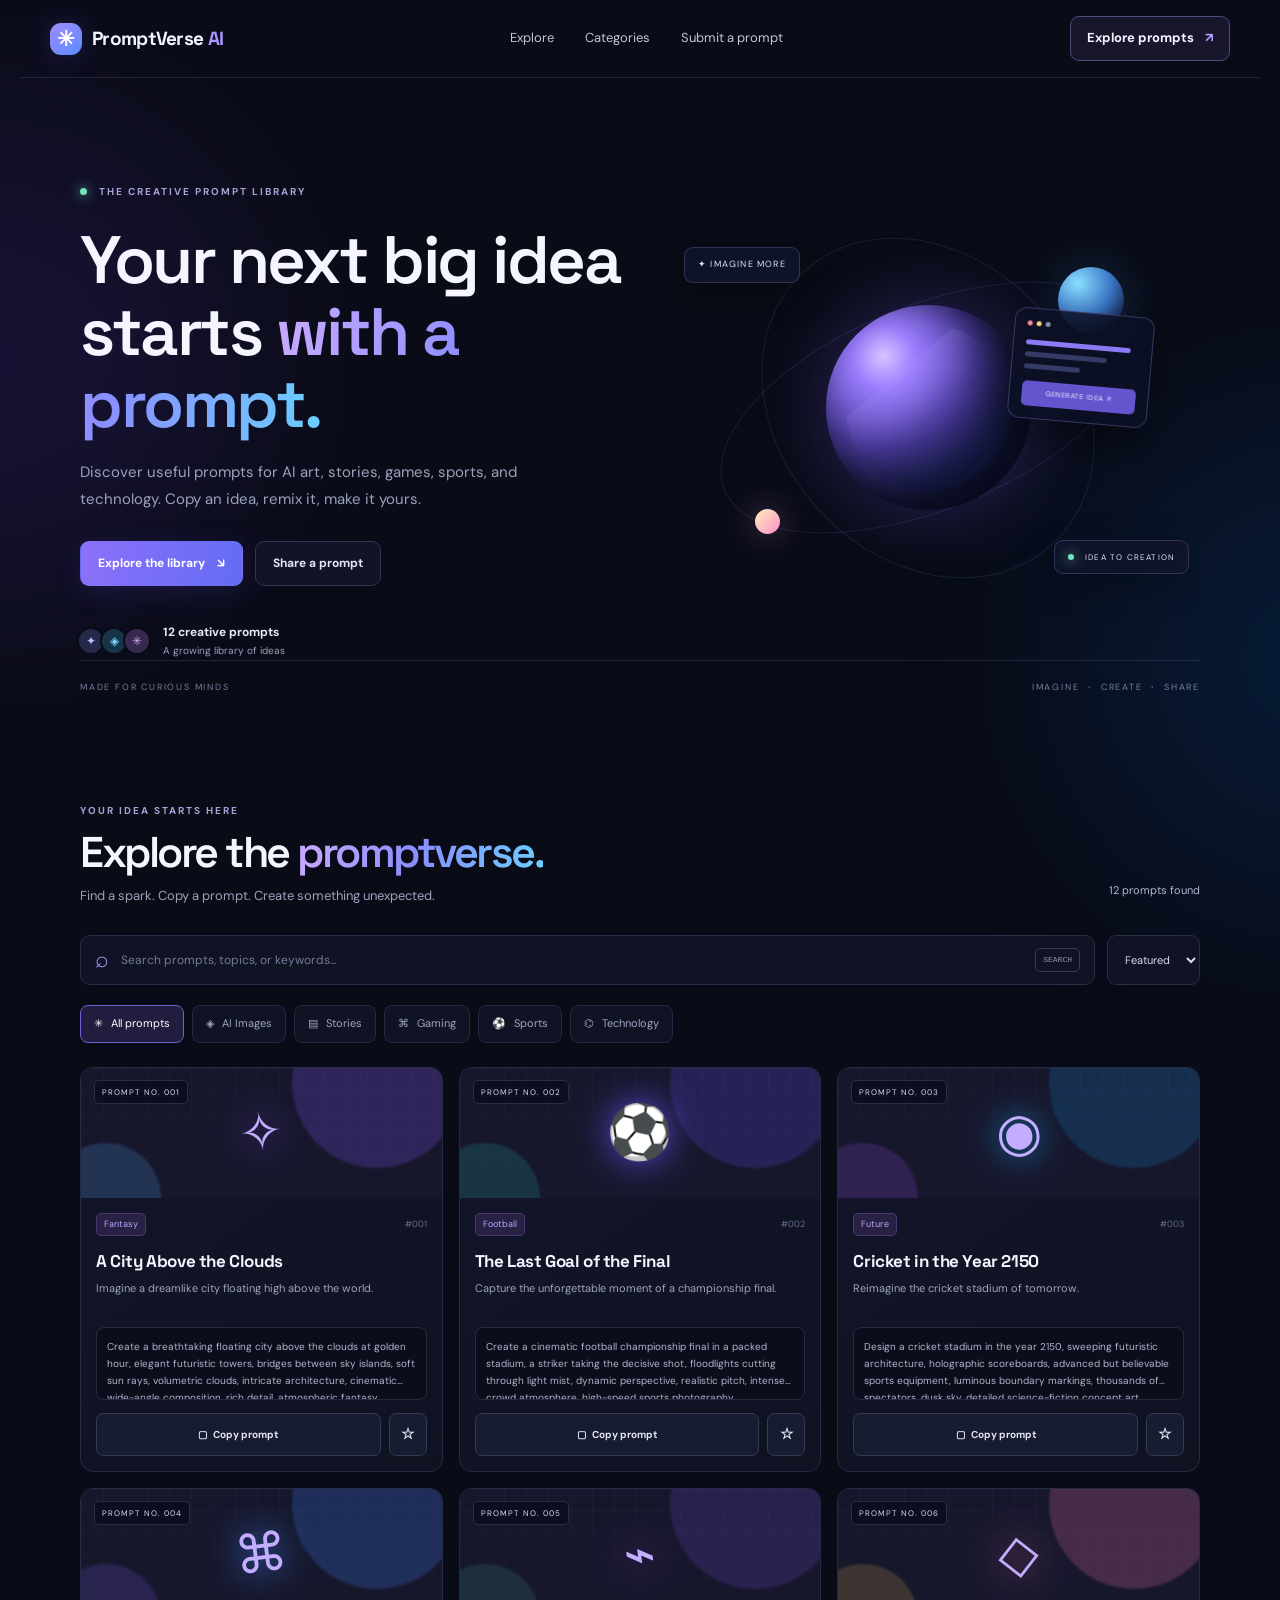
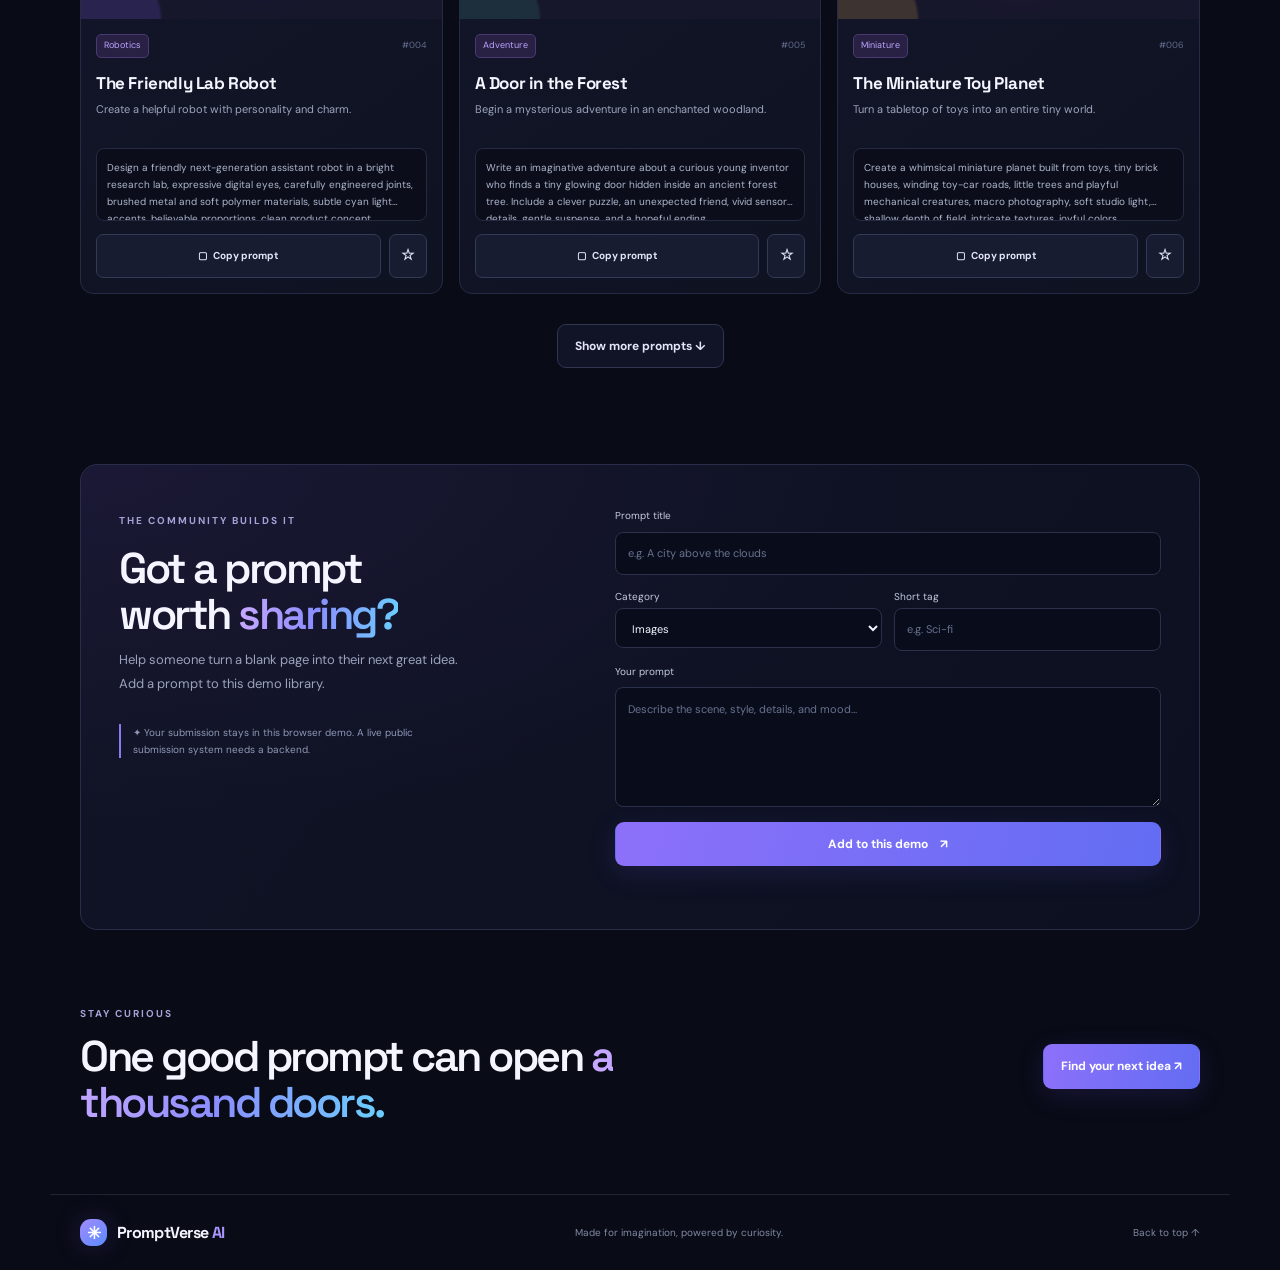
<file: index.html>
<!doctype html>
<html lang="en">
<head>
  <meta charset="utf-8">
  <meta name="viewport" content="width=device-width, initial-scale=1">
  <meta name="theme-color" content="#090b16">
  <meta name="description" content="Discover, search, and copy creative AI prompts for images, stories, gaming, sports, and technology.">
  <title>PromptVerse AI — Find your next idea</title>
  <link rel="preconnect" href="https://fonts.googleapis.com">
  <link rel="preconnect" href="https://fonts.gstatic.com" crossorigin>
  <link href="https://fonts.googleapis.com/css2?family=DM+Sans:wght@400;500;600;700&family=Space+Grotesk:wght@400;500;600;700&display=swap" rel="stylesheet">
  <link rel="stylesheet" href="style.css">
</head>
<body>
  <div class="ambient ambient-one"></div><div class="ambient ambient-two"></div>
  <header class="topbar">
    <a class="brand" href="#" aria-label="PromptVerse AI home"><span class="brand-mark">✳</span><span>PromptVerse<span class="brand-ai"> AI</span></span></a>
    <nav class="nav-links" aria-label="Main navigation">
      <a href="#explore">Explore</a><a href="#categories">Categories</a><a href="#submit">Submit a prompt</a>
    </nav>
    <a class="top-cta" href="#explore">Explore prompts <span>↗</span></a>
    <button class="menu-toggle" id="menuToggle" aria-label="Toggle navigation" aria-expanded="false">☰</button>
  </header>
  <main>
    <section class="hero">
      <div class="hero-copy">
        <div class="eyebrow"><span class="live-dot"></span> THE CREATIVE PROMPT LIBRARY</div>
        <h1>Your next big idea<br>starts <span class="gradient-text">with a prompt.</span></h1>
        <p class="hero-subtitle">Discover useful prompts for AI art, stories, games, sports, and technology. Copy an idea, remix it, make it yours.</p>
        <div class="hero-actions"><a class="button primary" href="#explore">Explore the library <span>↘</span></a><a class="button secondary" href="#submit">Share a prompt</a></div>
        <div class="hero-proof"><div class="avatar-stack"><span>✦</span><span>◈</span><span>✳</span></div><span><strong id="promptCount">12 creative prompts</strong><br><small>A growing library of ideas</small></span></div>
      </div>
      <div class="hero-art" aria-label="Decorative futuristic prompt card illustration">
        <div class="orbit orbit-one"></div><div class="orbit orbit-two"></div>
        <div class="planet planet-back"></div><div class="planet planet-main"></div><div class="planet planet-small"></div>
        <div class="floating-chip chip-top">✦ IMAGINE MORE</div>
        <div class="floating-chip chip-bottom"><span class="chip-dot"></span> IDEA TO CREATION</div>
        <div class="mini-window"><div class="window-dots"><i></i><i></i><i></i></div><div class="window-line long"></div><div class="window-line"></div><div class="window-line short"></div><div class="window-button">GENERATE IDEA ↗</div></div>
      </div>
      <div class="hero-bottom"><span>MADE FOR CURIOUS MINDS</span><span>IMAGINE <b>·</b> CREATE <b>·</b> SHARE</span></div>
    </section>
    <section class="explore section-wrap" id="explore">
      <div class="section-heading"><div><div class="eyebrow">YOUR IDEA STARTS HERE</div><h2>Explore the <span class="gradient-text">promptverse.</span></h2><p>Find a spark. Copy a prompt. Create something unexpected.</p></div><div class="result-count" id="resultCount">12 prompts found</div></div>
      <div class="search-row">
        <label class="search-box"><span aria-hidden="true">⌕</span><input id="searchInput" type="search" placeholder="Search prompts, topics, or keywords..." autocomplete="off"><kbd>SEARCH</kbd></label>
        <select id="sortSelect" aria-label="Sort prompts"><option value="featured">Featured</option><option value="az">Title A–Z</option></select>
      </div>
      <div class="category-row" id="categories" aria-label="Filter by category">
        <button class="category active" data-category="All">✳ <span>All prompts</span></button>
        <button class="category" data-category="Images">◈ <span>AI Images</span></button>
        <button class="category" data-category="Stories">▤ <span>Stories</span></button>
        <button class="category" data-category="Gaming">⌘ <span>Gaming</span></button>
        <button class="category" data-category="Sports">⚽ <span>Sports</span></button>
        <button class="category" data-category="Technology">⌬ <span>Technology</span></button>
      </div>
      <div class="prompt-grid" id="promptGrid" aria-live="polite"></div>
      <div class="empty-state hidden" id="emptyState"><div>⌕</div><h3>No prompts found</h3><p>Try another search or choose a different category.</p><button class="button secondary" id="resetFilters">Reset filters</button></div>
      <div class="load-more-wrap"><button class="button secondary" id="showMore">Show more prompts <span>↓</span></button></div>
    </section>
    <section class="submit-section section-wrap" id="submit">
      <div class="submit-panel">
        <div class="submit-copy"><div class="eyebrow">THE COMMUNITY BUILDS IT</div><h2>Got a prompt<br>worth <span class="gradient-text">sharing?</span></h2><p>Help someone turn a blank page into their next great idea. Add a prompt to this demo library.</p><div class="submit-note">✦ Your submission stays in this browser demo. A live public submission system needs a backend.</div></div>
        <form id="promptForm" class="submit-form">
          <label for="promptTitle">Prompt title</label><input id="promptTitle" name="title" maxlength="70" placeholder="e.g. A city above the clouds" required>
          <div class="form-row"><div><label for="promptCategory">Category</label><select id="promptCategory" name="category"><option>Images</option><option>Stories</option><option>Gaming</option><option>Sports</option><option>Technology</option></select></div><div><label for="promptTag">Short tag</label><input id="promptTag" name="tag" maxlength="24" placeholder="e.g. Sci-fi"></div></div>
          <label for="promptText">Your prompt</label><textarea id="promptText" name="prompt" rows="5" maxlength="1200" placeholder="Describe the scene, style, details, and mood..." required></textarea>
          <button class="button primary submit-button" type="submit">Add to this demo <span>↗</span></button><p class="form-feedback" id="formFeedback" role="status"></p>
        </form>
      </div>
    </section>
    <section class="bottom-cta section-wrap"><div><div class="eyebrow">STAY CURIOUS</div><h2>One good prompt can open <span class="gradient-text">a thousand doors.</span></h2></div><a class="button primary" href="#explore">Find your next idea ↗</a></section>
  </main>
  <footer class="footer"><a class="brand" href="#"><span class="brand-mark">✳</span><span>PromptVerse<span class="brand-ai"> AI</span></span></a><span>Made for imagination, powered by curiosity.</span><a href="#explore">Back to top ↑</a></footer>
  <div class="toast" id="toast" role="status" aria-live="polite">Prompt copied!</div>
  <script src="script.js"></script>
</body>
</html>
</file>
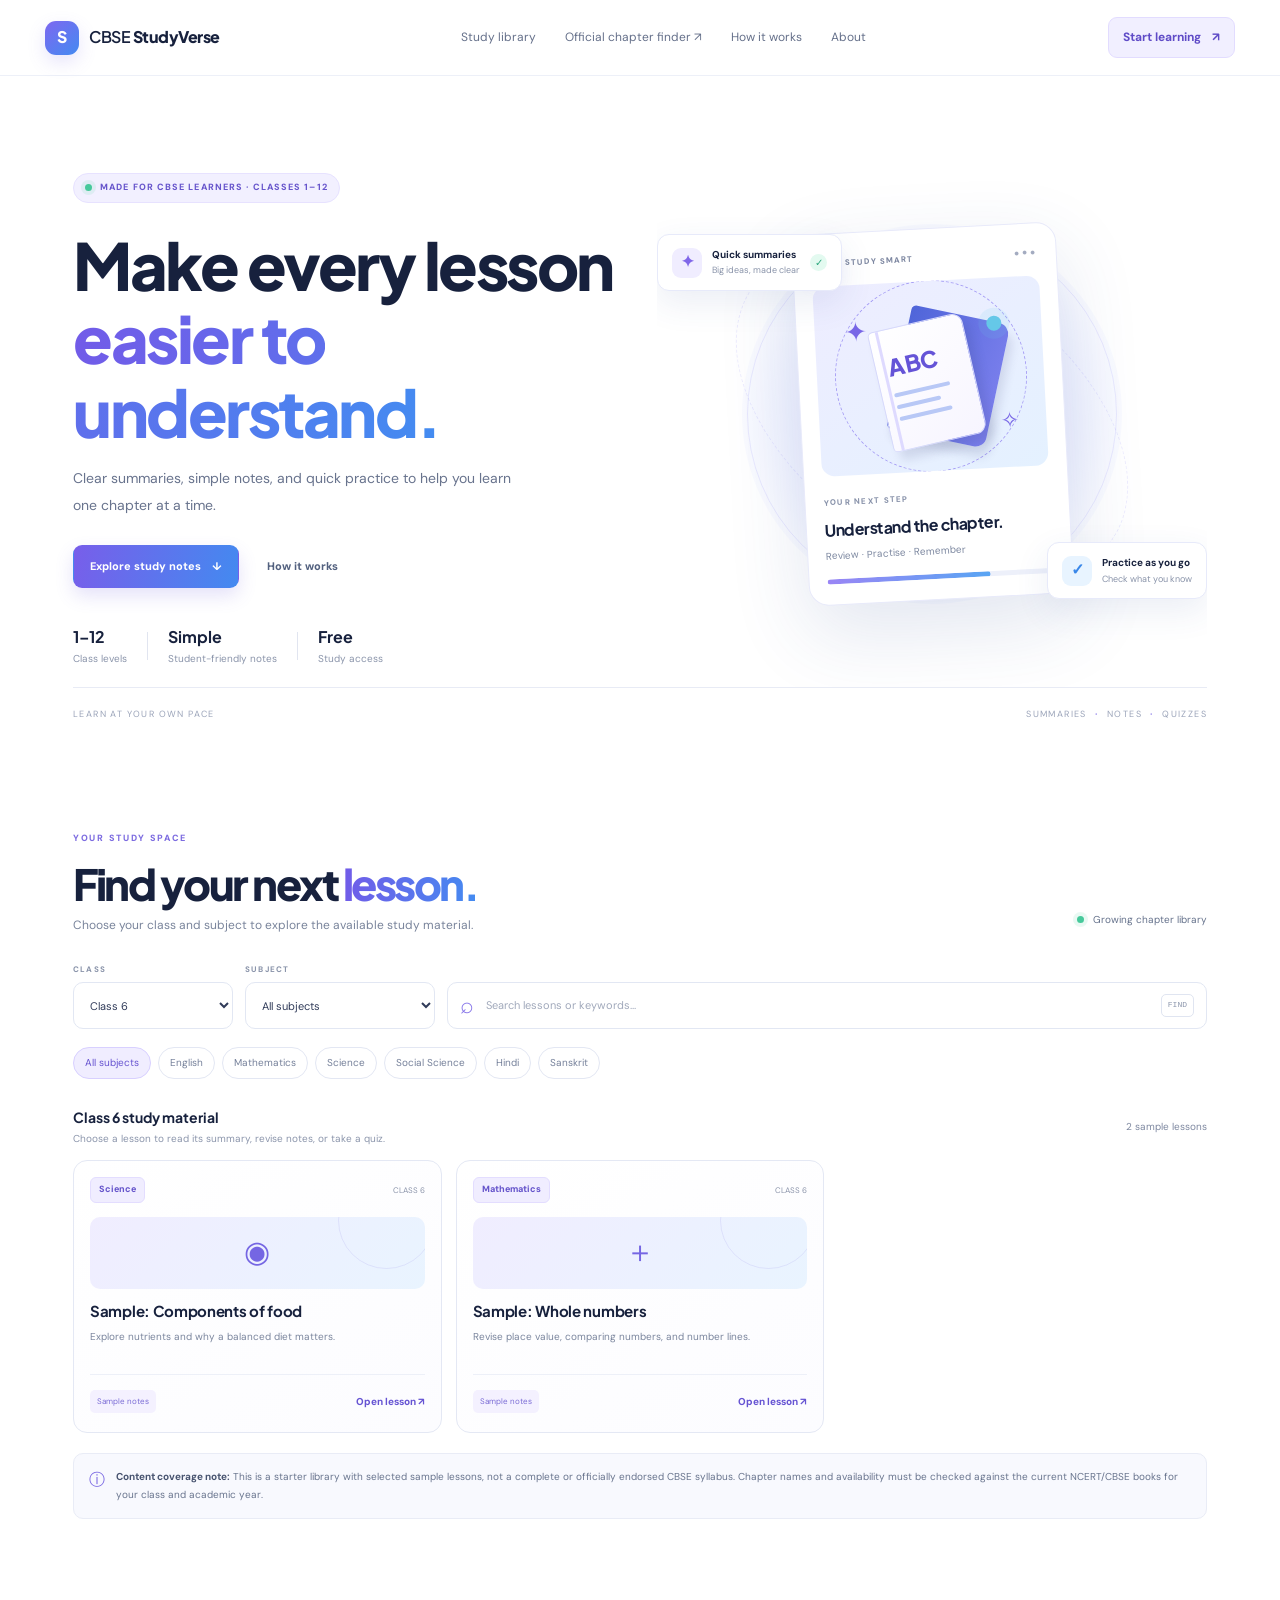
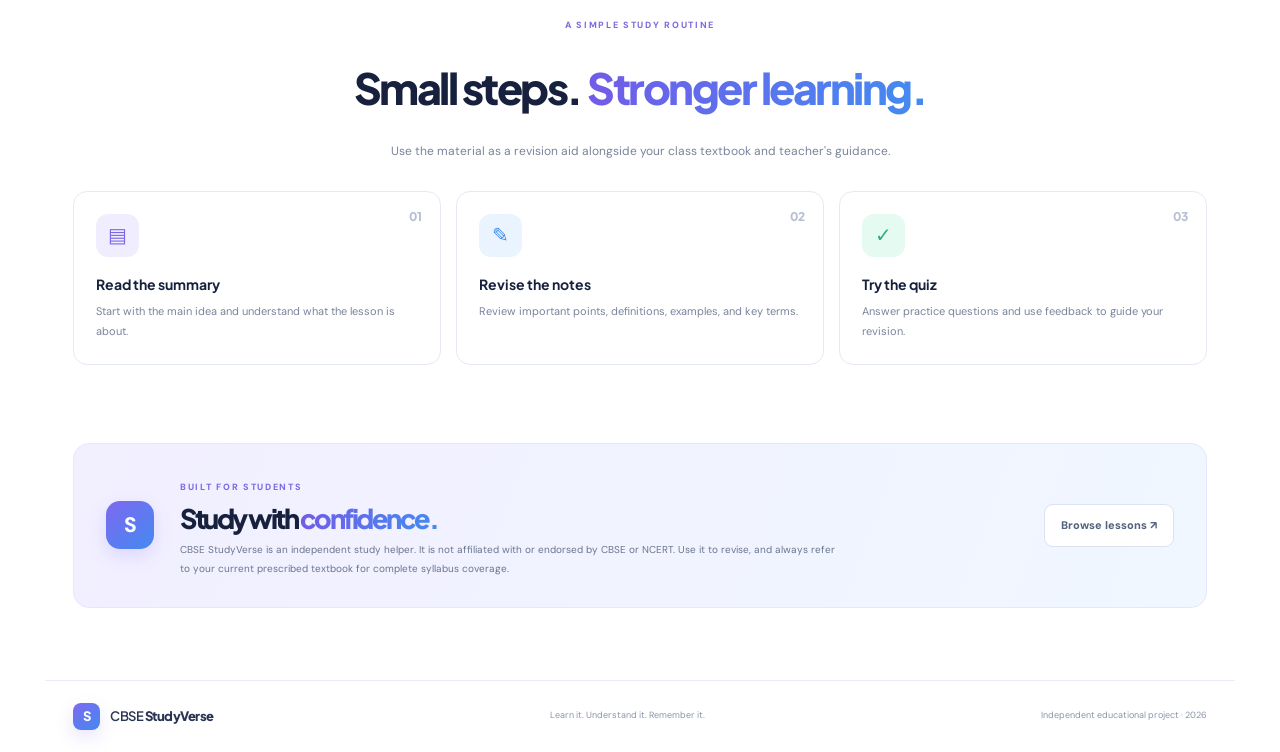
<file: cbse-studyverse/index.html>
<!doctype html>
<html lang="en">
<head>
<meta charset="utf-8"><meta name="viewport" content="width=device-width,initial-scale=1">
<meta name="theme-color" content="#f4f6ff"><meta name="description" content="CBSE StudyVerse: student-friendly study summaries, notes and practice quizzes for Classes 1–12.">
<title>CBSE StudyVerse — Learn it. Understand it. Remember it.</title>
<link rel="preconnect" href="https://fonts.googleapis.com"><link rel="preconnect" href="https://fonts.gstatic.com" crossorigin>
<link href="https://fonts.googleapis.com/css2?family=DM+Sans:wght@400;500;600;700&family=Plus+Jakarta+Sans:wght@500;600;700;800&display=swap" rel="stylesheet">
<link rel="stylesheet" href="style.css">
</head>
<body>
<header class="topbar"><a class="brand" href="#" aria-label="CBSE StudyVerse home"><span class="brand-icon">S</span><span>CBSE <b>StudyVerse</b></span></a><nav id="navLinks"><a href="#library">Study library</a><a href="textbooks.html">Official chapter finder ↗</a><a href="#how">How it works</a><a href="#about">About</a></nav><a class="top-button" href="#library">Start learning <span>↗</span></a><button class="menu-btn" id="menuBtn" aria-label="Open navigation" aria-expanded="false">☰</button></header>
<main>
<section class="hero">
 <div class="hero-copy"><div class="pill"><span class="pill-dot"></span> MADE FOR CBSE LEARNERS · CLASSES 1–12</div><h1>Make every lesson<br><span class="gradient">easier to understand.</span></h1><p class="hero-lead">Clear summaries, simple notes, and quick practice to help you learn one chapter at a time.</p><div class="hero-actions"><a class="btn primary" href="#library">Explore study notes <span>↓</span></a><a class="btn quiet" href="#how">How it works</a></div><div class="hero-stats"><div><strong>1–12</strong><span>Class levels</span></div><i></i><div><strong>Simple</strong><span>Student-friendly notes</span></div><i></i><div><strong>Free</strong><span>Study access</span></div></div></div>
 <div class="hero-visual"><div class="visual-glow"></div><div class="floating-note note-one"><span class="note-icon violet">✦</span><div><b>Quick summaries</b><small>Big ideas, made clear</small></div><span class="tiny-check">✓</span></div><div class="study-card"><div class="study-card-top"><span class="mini-logo">S</span><span class="demo-tag">STUDY SMART</span><span class="dots">•••</span></div><div class="study-illustration"><div class="book book-back"></div><div class="book book-front"><span>ABC</span><i></i><i></i><i></i></div><div class="sparkle sp1">✦</div><div class="sparkle sp2">✧</div><div class="orb"></div></div><div class="study-card-copy"><small>YOUR NEXT STEP</small><h3>Understand the chapter.</h3><p>Review · Practise · Remember</p><div class="progress-track"><span></span></div></div></div><div class="floating-note note-two"><span class="note-icon blue">✓</span><div><b>Practice as you go</b><small>Check what you know</small></div></div><div class="decor decor-one"></div><div class="decor decor-two"></div></div>
 <div class="hero-foot"><span>LEARN AT YOUR OWN PACE</span><span>SUMMARIES <b>·</b> NOTES <b>·</b> QUIZZES</span></div>
</section>
<section class="library section" id="library"><div class="section-head"><div><span class="eyebrow">YOUR STUDY SPACE</span><h2>Find your next <span class="gradient">lesson.</span></h2><p>Choose your class and subject to explore the available study material.</p></div><div class="coverage"><span class="coverage-dot"></span> Growing chapter library</div></div>
 <div class="filters"><label class="filter-field"><span>CLASS</span><select id="classSelect" aria-label="Choose class"></select></label><label class="filter-field"><span>SUBJECT</span><select id="subjectSelect" aria-label="Choose subject"></select></label><label class="search-field"><span class="search-icon">⌕</span><input id="searchInput" type="search" placeholder="Search lessons or keywords..." aria-label="Search lessons"><kbd>FIND</kbd></label></div>
 <div class="subject-chips" id="subjectChips" aria-label="Quick subject filters"></div>
 <div class="library-meta"><div><strong id="resultTitle">Available study material</strong><span id="resultSub">Select a lesson to get started.</span></div><span class="result-count" id="resultCount"></span></div>
 <div class="lesson-grid" id="lessonGrid" aria-live="polite"></div>
 <div class="empty-state hidden" id="emptyState"><div class="empty-icon">✧</div><h3>No matching published notes yet</h3><p>This class, subject, or chapter may not be covered in this starter version. Try another filter.</p><button class="btn secondary" id="resetBtn">Reset filters</button></div>
 <div class="content-note"><span>ⓘ</span><p><b>Content coverage note:</b> This is a starter library with selected sample lessons, not a complete or officially endorsed CBSE syllabus. Chapter names and availability must be checked against the current NCERT/CBSE books for your class and academic year.</p></div>
</section>
<section class="how section" id="how"><div class="section-head centered"><span class="eyebrow">A SIMPLE STUDY ROUTINE</span><h2>Small steps. <span class="gradient">Stronger learning.</span></h2><p>Use the material as a revision aid alongside your class textbook and teacher's guidance.</p></div><div class="steps-grid"><article class="step-card"><span class="step-number">01</span><div class="step-icon purple">▤</div><h3>Read the summary</h3><p>Start with the main idea and understand what the lesson is about.</p></article><article class="step-card"><span class="step-number">02</span><div class="step-icon blue">✎</div><h3>Revise the notes</h3><p>Review important points, definitions, examples, and key terms.</p></article><article class="step-card"><span class="step-number">03</span><div class="step-icon mint">✓</div><h3>Try the quiz</h3><p>Answer practice questions and use feedback to guide your revision.</p></article></div></section>
<section class="about section" id="about"><div class="about-panel"><div class="about-mark">S</div><div><span class="eyebrow">BUILT FOR STUDENTS</span><h2>Study with <span class="gradient">confidence.</span></h2><p>CBSE StudyVerse is an independent study helper. It is not affiliated with or endorsed by CBSE or NCERT. Use it to revise, and always refer to your current prescribed textbook for complete syllabus coverage.</p></div><a class="btn secondary" href="#library">Browse lessons ↗</a></div></section>
</main>
<footer class="footer"><a class="brand" href="#"><span class="brand-icon">S</span><span>CBSE <b>StudyVerse</b></span></a><span>Learn it. Understand it. Remember it.</span><span>Independent educational project · 2026</span></footer>
<div class="modal-backdrop hidden" id="lessonModal" role="dialog" aria-modal="true" aria-labelledby="modalTitle"><article class="lesson-modal"><div class="modal-top"><div><span class="eyebrow" id="modalEyebrow">LESSON NOTES</span><h2 id="modalTitle">Lesson title</h2><p id="modalMeta"></p></div><button class="close-modal" id="closeModal" aria-label="Close lesson">×</button></div><div class="modal-toolbar"><button class="btn secondary small" id="printBtn">⇩ Save / print PDF</button><button class="btn primary small" id="quizBtn">Take chapter quiz ↗</button></div><div id="lessonContent" class="lesson-content"></div><div id="quizPanel" class="quiz-panel hidden"></div><div class="modal-bottom"><span>Use alongside your current textbook.</span><button class="btn quiet small" id="doneBtn">Close lesson</button></div></article></div>
<script src="script.js"></script>
</body></html>
</file>
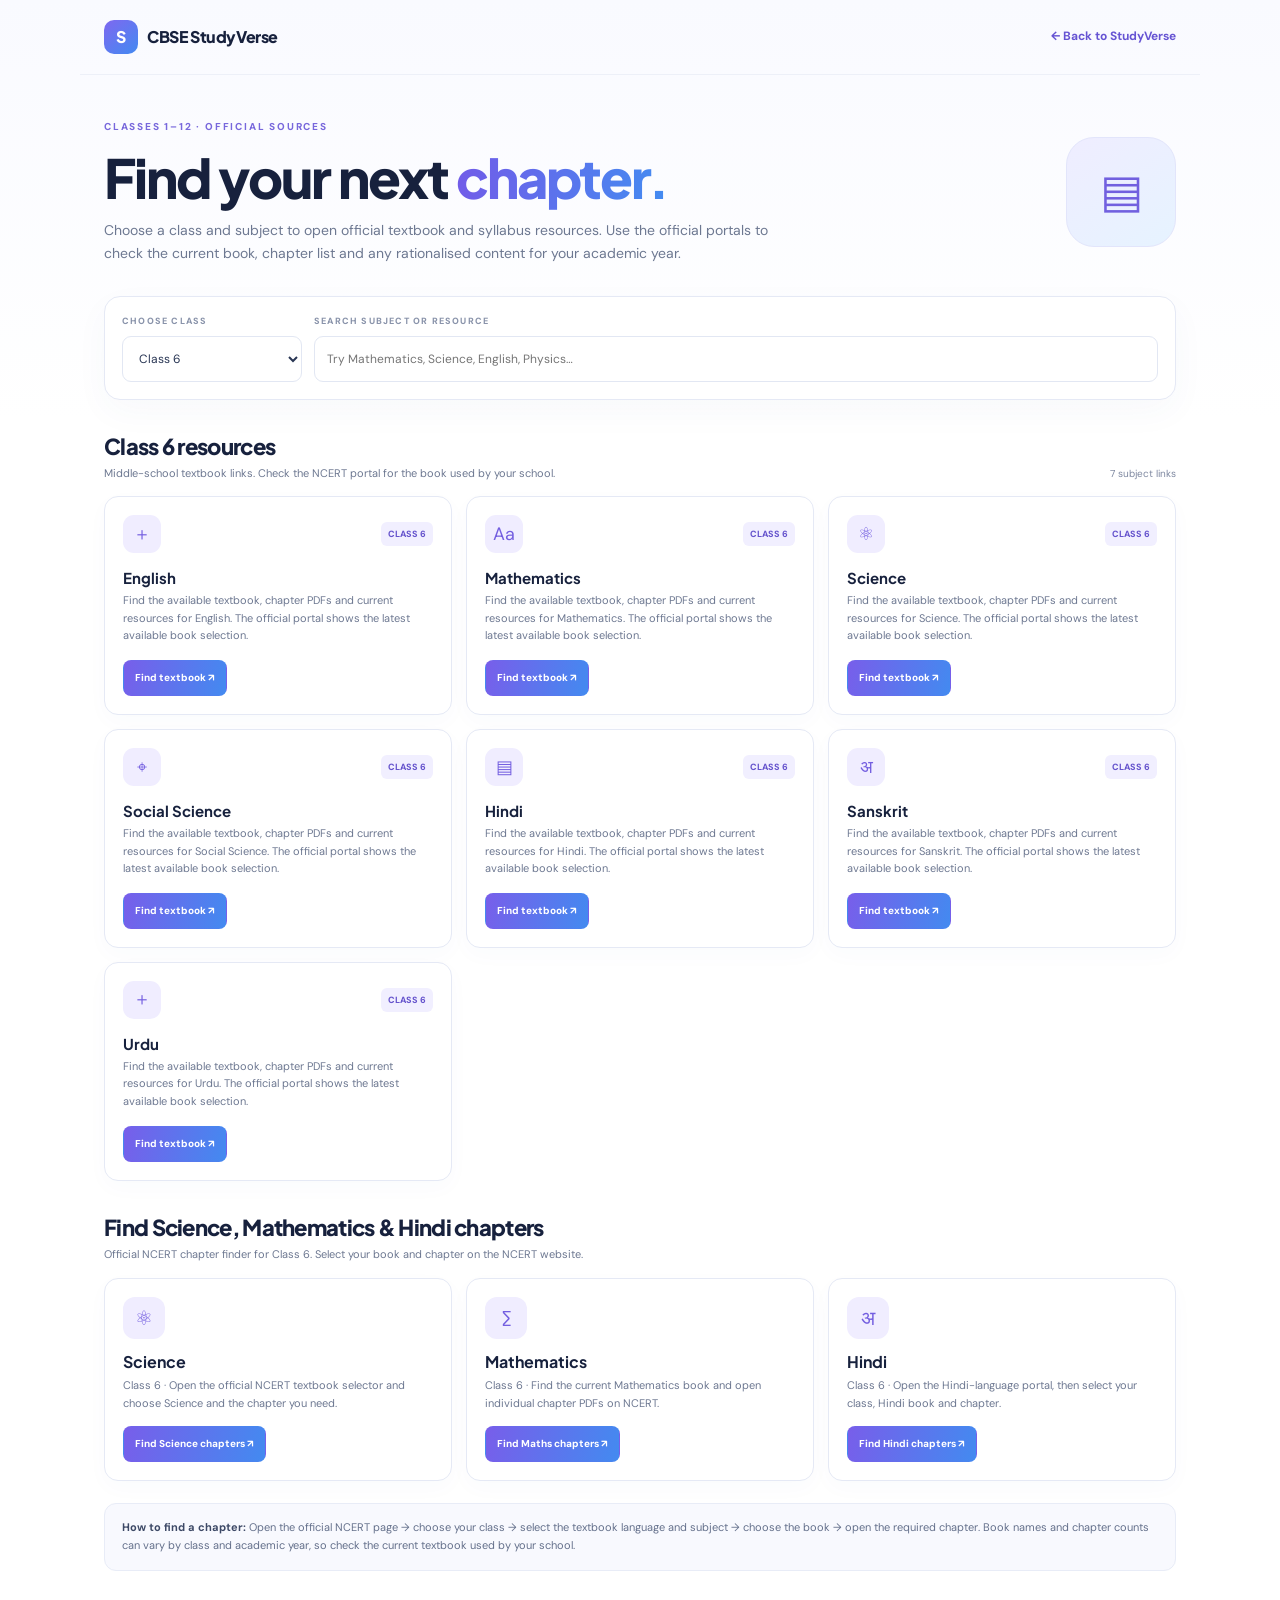
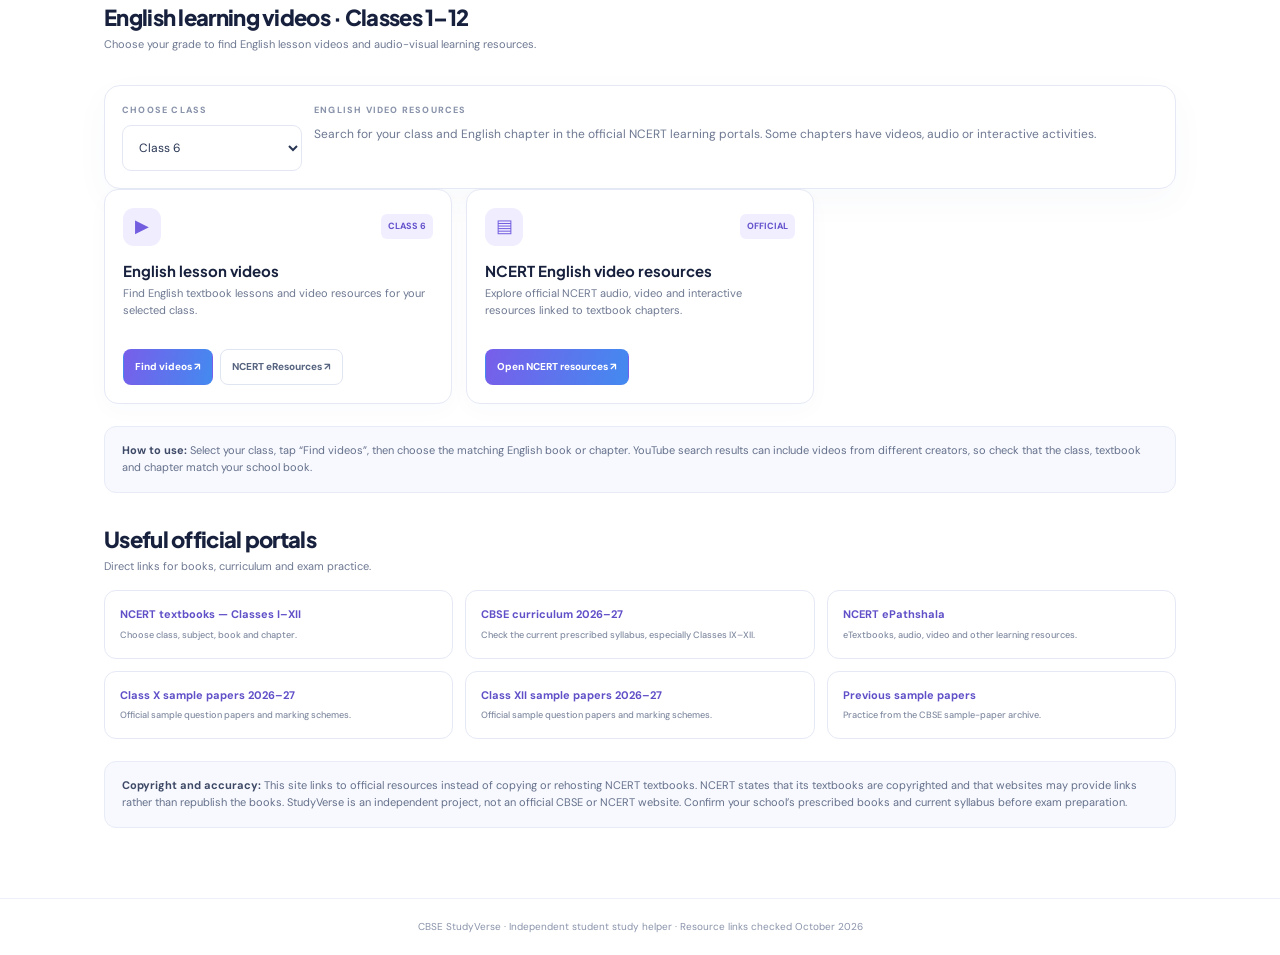
<file: cbse-studyverse/textbooks.html>
<!doctype html>
<html lang="en">
<head>
<meta charset="utf-8"><meta name="viewport" content="width=device-width,initial-scale=1">
<meta name="theme-color" content="#f4f6ff">
<meta name="description" content="Find official NCERT textbooks, chapter downloads, CBSE curriculum and sample papers for Classes 1–12.">
<title>Official Chapter Finder — CBSE StudyVerse</title>
<link rel="preconnect" href="https://fonts.googleapis.com"><link rel="preconnect" href="https://fonts.gstatic.com" crossorigin>
<link href="https://fonts.googleapis.com/css2?family=DM+Sans:wght@400;500;600;700&family=Plus+Jakarta+Sans:wght@500;600;700;800&display=swap" rel="stylesheet">
<style>
:root{--ink:#17213d;--muted:#6d7891;--purple:#7058e8;--blue:#3889ef;--line:#e5e9f5;--wash:#f5f7ff}*{box-sizing:border-box}html{scroll-behavior:smooth}body{margin:0;color:var(--ink);font-family:"DM Sans",sans-serif;line-height:1.6;background:linear-gradient(180deg,#f9faff 0,#fff 420px)}a{color:inherit;text-decoration:none}.top{max-width:1120px;margin:auto;padding:20px 24px;display:flex;justify-content:space-between;align-items:center;gap:14px;border-bottom:1px solid #edf0f8}.brand{font-family:"Plus Jakarta Sans",sans-serif;font-weight:800;letter-spacing:-.4px}.brand span{display:inline-grid;place-items:center;width:34px;height:34px;border-radius:10px;background:linear-gradient(140deg,#7e68f0,#438af1);color:white;margin-right:9px}.back{font-size:12px;font-weight:700;color:#6654d3}.wrap{max-width:1120px;margin:auto;padding:44px 24px 70px}.eyebrow{font-size:10px;letter-spacing:1.8px;font-weight:800;color:#7868dc}.hero{display:grid;grid-template-columns:1fr auto;align-items:center;gap:24px}.hero h1{font:800 clamp(34px,5vw,54px)/1.12 "Plus Jakarta Sans",sans-serif;letter-spacing:-2px;margin:12px 0}.gradient{background:linear-gradient(95deg,#725be8,#438cf1);background-clip:text;-webkit-background-clip:text;color:transparent}.hero p{color:var(--muted);max-width:670px;font-size:14px;margin:0}.hero-mark{width:110px;height:110px;border-radius:28px;display:grid;place-items:center;font-size:46px;color:#7160df;background:linear-gradient(145deg,#efedff,#e6f3ff);border:1px solid #e2e5fb}.filters{margin-top:32px;padding:17px;display:grid;grid-template-columns:180px 1fr;gap:12px;background:#fff;border:1px solid var(--line);border-radius:16px;box-shadow:0 12px 35px #354d9509}.field{display:flex;flex-direction:column;gap:7px}.field label{font-size:9px;letter-spacing:1.2px;font-weight:800;color:#8993aa}.field select,.field input{height:46px;border:1px solid #e2e7f3;border-radius:9px;padding:0 12px;background:#fff;color:#293654;font:inherit;font-size:12px;min-width:0}.field input{width:100%}.section-title{display:flex;justify-content:space-between;align-items:end;gap:12px;margin:32px 0 14px}.section-title h2{font:800 22px "Plus Jakarta Sans",sans-serif;letter-spacing:-.7px;margin:0}.section-title p{font-size:11px;color:var(--muted);margin:5px 0 0}.count{font-size:10px;color:#7e88a0;white-space:nowrap}.cards{display:grid;grid-template-columns:repeat(3,minmax(0,1fr));gap:14px}.card{background:#fff;border:1px solid var(--line);border-radius:14px;padding:18px;display:flex;flex-direction:column;min-height:215px;box-shadow:0 7px 22px #354d9506}.card-top{display:flex;justify-content:space-between;gap:8px;align-items:center}.icon{width:38px;height:38px;border-radius:11px;display:grid;place-items:center;background:#f0edff;color:#735ee0;font-size:18px}.tag{font-size:9px;font-weight:800;color:#6654cd;background:#f1efff;border-radius:6px;padding:5px 7px}.card h3{font:700 15px "Plus Jakarta Sans",sans-serif;margin:15px 0 5px}.card p{font-size:11px;color:var(--muted);margin:0 0 15px}.actions{display:flex;flex-wrap:wrap;gap:7px;margin-top:auto}.btn{display:inline-flex;align-items:center;justify-content:center;padding:9px 11px;border-radius:8px;font-size:10px;font-weight:800;border:1px solid #e0e5f2;background:#fff;color:#586580}.btn.primary{border-color:transparent;color:#fff;background:linear-gradient(105deg,#785eea,#438af0)}.note{margin-top:22px;padding:15px 17px;background:#f8f9fe;border:1px solid #e8ecf7;border-radius:12px;font-size:11px;color:#64708b}.note b{color:#3d4966}.quick{display:grid;grid-template-columns:repeat(3,1fr);gap:12px;margin-top:15px}.quick a{padding:15px;background:#fff;border:1px solid var(--line);border-radius:12px;font-size:11px;font-weight:700;color:#5f50c8}.quick small{display:block;color:#818ba1;font-weight:500;margin-top:4px}.footer{border-top:1px solid #edf0f8;padding:20px 24px;text-align:center;font-size:10px;color:#8993aa}.empty{display:none;padding:30px;text-align:center;border:1px dashed var(--line);border-radius:12px;color:var(--muted)}
.focus-grid{display:grid;grid-template-columns:repeat(3,minmax(0,1fr));gap:14px;margin-top:15px}.focus-card{background:#fff;border:1px solid var(--line);border-radius:14px;padding:18px;display:flex;flex-direction:column;min-height:190px;box-shadow:0 7px 22px #354d9506}.focus-card .icon{width:42px;height:42px;border-radius:12px;display:grid;place-items:center;background:#f0edff;color:#735ee0;font-size:20px}.focus-card h3{font:700 16px "Plus Jakarta Sans",sans-serif;margin:12px 0 5px}.focus-card p{font-size:11px;color:var(--muted);margin:0 0 14px}.focus-card .btn{margin-top:auto;align-self:flex-start}@media(max-width:760px){.focus-grid{grid-template-columns:1fr 1fr}}@media(max-width:480px){.focus-grid{grid-template-columns:1fr}}@media(max-width:760px){.hero{grid-template-columns:1fr}.hero-mark{display:none}.cards{grid-template-columns:repeat(2,minmax(0,1fr))}.quick{grid-template-columns:1fr}.filters{grid-template-columns:1fr}.top{padding:16px}.wrap{padding:30px 16px 50px}}@media(max-width:480px){.cards{grid-template-columns:1fr}.section-title{align-items:start;flex-direction:column}.hero h1{letter-spacing:-1.4px}}
</style>
</head>
<body>
<header class="top"><a class="brand" href="index.html"><span>S</span>CBSE StudyVerse</a><a class="back" href="index.html">← Back to StudyVerse</a></header>
<main class="wrap">
<section class="hero"><div><div class="eyebrow">CLASSES 1–12 · OFFICIAL SOURCES</div><h1>Find your next <span class="gradient">chapter.</span></h1><p>Choose a class and subject to open official textbook and syllabus resources. Use the official portals to check the current book, chapter list and any rationalised content for your academic year.</p></div><div class="hero-mark" aria-hidden="true">▤</div></section>
<section class="filters" aria-label="Filter textbooks"><div class="field"><label for="classSelect">CHOOSE CLASS</label><select id="classSelect"><option value="1">Class 1</option><option value="2">Class 2</option><option value="3">Class 3</option><option value="4">Class 4</option><option value="5">Class 5</option><option value="6" selected>Class 6</option><option value="7">Class 7</option><option value="8">Class 8</option><option value="9">Class 9</option><option value="10">Class 10</option><option value="11">Class 11</option><option value="12">Class 12</option></select></div><div class="field"><label for="search">SEARCH SUBJECT OR RESOURCE</label><input id="search" type="search" placeholder="Try Mathematics, Science, English, Physics…"></div></section>
<div class="section-title"><div><h2 id="heading">Class 6 resources</h2><p id="subheading">Official textbook links and learning resources.</p></div><span class="count" id="count"></span></div>
<section class="cards" id="cards" aria-live="polite"></section><div class="empty" id="empty">No matching subjects. Try another search.</div>
<section class="section-title"><div><h2>Find Science, Mathematics & Hindi chapters</h2><p id="focusSubtitle">Official NCERT chapter finder for the selected class.</p></div></section>
<section class="focus-grid" id="subjectFocus" aria-live="polite">
<article class="focus-card"><div class="icon">⚛</div><h3>Science</h3><p>Class <span class="selectedClass">6</span> · Open the official NCERT textbook selector and choose Science and the chapter you need.</p><a class="btn primary" href="https://ncert.nic.in/textbook.php?ln=en" target="_blank" rel="noopener">Find Science chapters ↗</a></article>
<article class="focus-card"><div class="icon">∑</div><h3>Mathematics</h3><p>Class <span class="selectedClass">6</span> · Find the current Mathematics book and open individual chapter PDFs on NCERT.</p><a class="btn primary" href="https://ncert.nic.in/textbook.php?ln=en" target="_blank" rel="noopener">Find Maths chapters ↗</a></article>
<article class="focus-card"><div class="icon">अ</div><h3>Hindi</h3><p>Class <span class="selectedClass">6</span> · Open the Hindi-language portal, then select your class, Hindi book and chapter.</p><a class="btn primary" href="https://ncert.nic.in/textbook.php?ln=hi" target="_blank" rel="noopener">Find Hindi chapters ↗</a></article>
</section>
<div class="note"><b>How to find a chapter:</b> Open the official NCERT page → choose your class → select the textbook language and subject → choose the book → open the required chapter. Book names and chapter counts can vary by class and academic year, so check the current textbook used by your school.</div>

<section class="section-title"><div><h2>English learning videos · Classes 1–12</h2><p>Choose your grade to find English lesson videos and audio-visual learning resources.</p></div></section>
<section class="filters" aria-label="English video finder">
<div class="field"><label for="videoClass">CHOOSE CLASS</label><select id="videoClass"><option value="1">Class 1</option><option value="2">Class 2</option><option value="3">Class 3</option><option value="4">Class 4</option><option value="5">Class 5</option><option value="6" selected>Class 6</option><option value="7">Class 7</option><option value="8">Class 8</option><option value="9">Class 9</option><option value="10">Class 10</option><option value="11">Class 11</option><option value="12">Class 12</option></select></div>
<div class="field"><label>ENGLISH VIDEO RESOURCES</label><p style="font-size:12px;color:var(--muted);margin:0">Search for your class and English chapter in the official NCERT learning portals. Some chapters have videos, audio or interactive activities.</p></div>
</section>
<section class="cards" id="englishVideos">
<article class="card"><div class="card-top"><span class="icon">▶</span><span class="tag">CLASS 6</span></div><h3>English lesson videos</h3><p>Find English textbook lessons and video resources for your selected class.</p><div class="actions"><a class="btn primary" id="videoSearch" href="https://www.youtube.com/results?search_query=NCERT+Class+6+English+chapter+explanation" target="_blank" rel="noopener">Find videos ↗</a><a class="btn" href="https://epathshala.nic.in/topics.php?ln=en" target="_blank" rel="noopener">NCERT eResources ↗</a></div></article>
<article class="card"><div class="card-top"><span class="icon">▤</span><span class="tag">OFFICIAL</span></div><h3>NCERT English video resources</h3><p>Explore official NCERT audio, video and interactive resources linked to textbook chapters.</p><div class="actions"><a class="btn primary" href="https://www.ciet.ncert.gov.in/initiative/epathshala" target="_blank" rel="noopener">Open NCERT resources ↗</a></div></article>
</section>
<div class="note"><b>How to use:</b> Select your class, tap “Find videos”, then choose the matching English book or chapter. YouTube search results can include videos from different creators, so check that the class, textbook and chapter match your school book.</div>

<section class="section-title"><div><h2>Useful official portals</h2><p>Direct links for books, curriculum and exam practice.</p></div></section>
<section class="quick">
<a href="https://ncert.nic.in/textbook.php/?ln=en" target="_blank" rel="noopener">NCERT textbooks — Classes I–XII<small>Choose class, subject, book and chapter.</small></a>
<a href="https://cbseacademic.nic.in/curriculum_2027.html" target="_blank" rel="noopener">CBSE curriculum 2026–27<small>Check the current prescribed syllabus, especially Classes IX–XII.</small></a>
<a href="https://epathshala.nic.in/epathshala.php?id=Students&ln=en" target="_blank" rel="noopener">NCERT ePathshala<small>eTextbooks, audio, video and other learning resources.</small></a>
<a href="https://cbseacademic.nic.in/sqp_classx_2026-27.html" target="_blank" rel="noopener">Class X sample papers 2026–27<small>Official sample question papers and marking schemes.</small></a>
<a href="https://cbseacademic.nic.in/SQP_CLASSXII_2026-27.html" target="_blank" rel="noopener">Class XII sample papers 2026–27<small>Official sample question papers and marking schemes.</small></a>
<a href="https://cbseacademic.nic.in/sqp_archive.html" target="_blank" rel="noopener">Previous sample papers<small>Practice from the CBSE sample-paper archive.</small></a>
</section>
<div class="note"><b>Copyright and accuracy:</b> This site links to official resources instead of copying or rehosting NCERT textbooks. NCERT states that its textbooks are copyrighted and that websites may provide links rather than republish the books. StudyVerse is an independent project, not an official CBSE or NCERT website. Confirm your school’s prescribed books and current syllabus before exam preparation.</div>
</main>
<footer class="footer">CBSE StudyVerse · Independent student study helper · Resource links checked October 2026</footer>
<script>
const core={1:["English","Mathematics","Science / EVS","Hindi","Urdu"],2:["English","Mathematics","Science / EVS","Hindi","Urdu"],3:["English","Mathematics","Science / EVS","Hindi","EVS","Urdu"],4:["English","Mathematics","Science / EVS","Hindi","EVS","Urdu"],5:["English","Mathematics","Science / EVS","Hindi","EVS","Urdu"],6:["English","Mathematics","Science","Social Science","Hindi","Sanskrit","Urdu"],7:["English","Mathematics","Science","Social Science","Hindi","Sanskrit","Urdu"],8:["English","Mathematics","Science","Social Science","Hindi","Sanskrit","Urdu"],9:["English","Mathematics","Science","Social Science","Hindi","Sanskrit","Information Technology","Artificial Intelligence"],10:["English","Mathematics","Science","Social Science","Hindi","Sanskrit","Information Technology","Computer Applications","Artificial Intelligence"],11:["English","Mathematics","Physics","Chemistry","Biology","Accountancy","Business Studies","Economics","History","Political Science","Geography","Computer Science","Informatics Practices","Psychology","Sociology","Physical Education"],12:["English","Mathematics","Physics","Chemistry","Biology","Accountancy","Business Studies","Economics","History","Political Science","Geography","Computer Science","Informatics Practices","Psychology","Sociology","Physical Education"]};
const cls=document.getElementById("classSelect"),search=document.getElementById("search"),cards=document.getElementById("cards"),empty=document.getElementById("empty");
function esc(s){return String(s).replace(/[&<>"']/g,c=>({"&":"&amp;","<":"&lt;",">":"&gt;",'"':"&quot;","'":"&#39;"}[c]));}
function renderFocus(){document.querySelectorAll(".selectedClass").forEach(el=>el.textContent=cls.value);document.getElementById("focusSubtitle").textContent="Official NCERT chapter finder for Class "+cls.value+". Select your book and chapter on the NCERT website.";}
function render(){const n=Number(cls.value),q=search.value.trim().toLowerCase(),subjects=core[n].filter(s=>s.toLowerCase().includes(q));document.getElementById("heading").textContent="Class "+n+" resources";document.getElementById("subheading").textContent=n<=5?"Primary-grade links included. Science content may be listed under EVS or an integrated textbook; check your school’s prescribed book.":n<9?"Middle-school textbook links. Check the NCERT portal for the book used by your school.":"Use the official curriculum to verify prescribed chapters and exam scope.";document.getElementById("count").textContent=subjects.length+" subject links";cards.innerHTML=subjects.map((s,i)=>'<article class="card"><div class="card-top"><span class="icon">'+(["＋","Aa","⚛","⌖","▤","अ"][i%6])+'</span><span class="tag">CLASS '+n+'</span></div><h3>'+esc(s)+'</h3><p>Find the available textbook, chapter PDFs and current resources for '+esc(s)+'. The official portal shows the latest available book selection.</p><div class="actions"><a class="btn primary" href="https://ncert.nic.in/textbook.php/?ln=en" target="_blank" rel="noopener">Find textbook ↗</a>'+(n>=9?'<a class="btn" href="https://cbseacademic.nic.in/curriculum_2027.html" target="_blank" rel="noopener">Check syllabus</a>':'')+'</div></article>').join("");empty.style.display=subjects.length?"none":"block";}
const videoClass=document.getElementById("videoClass"),videoSearch=document.getElementById("videoSearch");
function renderVideoLink(){const n=videoClass.value;videoSearch.href="https://www.youtube.com/results?search_query="+encodeURIComponent("NCERT CBSE Class "+n+" English chapter explanation");videoSearch.closest(".card").querySelector(".tag").textContent="CLASS "+n;}
videoClass.addEventListener("change",renderVideoLink);cls.addEventListener("change",()=>{render();renderFocus();});search.addEventListener("input",render);render();renderFocus();renderVideoLink();
</script>
</body></html>
</file>
<file: style.css>
/* PromptVerse AI stylesheet */
@import url('https://fonts.googleapis.com/css2?family=DM+Sans:wght@400;500;600;700&family=Space+Grotesk:wght@400;500;600;700&display=swap');
:root{--bg:#090b16;--panel:#101323;--panel2:#14182b;--text:#f4f5ff;--muted:#9ba2bc;--purple:#9b7cff;--blue:#5bbdff;--line:rgba(174,183,226,.14);--green:#73e4c0}
*{box-sizing:border-box}html{scroll-behavior:smooth;scroll-padding-top:88px}body{margin:0;background:var(--bg);color:var(--text);font-family:"DM Sans",sans-serif;line-height:1.55;overflow-x:hidden}a{color:inherit;text-decoration:none}button,input,select,textarea{font:inherit}button,a,select{-webkit-tap-highlight-color:transparent}.ambient{position:absolute;width:480px;height:480px;filter:blur(110px);opacity:.13;pointer-events:none;border-radius:50%;z-index:-1}.ambient-one{background:#7748ff;top:120px;left:-240px}.ambient-two{background:#007aff;top:420px;right:-280px}.topbar{height:78px;max-width:1240px;margin:auto;padding:0 30px;display:flex;align-items:center;justify-content:space-between;border-bottom:1px solid var(--line);position:relative;z-index:5}.brand{display:flex;align-items:center;gap:10px;font-family:"Space Grotesk",sans-serif;font-size:19px;font-weight:700;letter-spacing:-.7px}.brand-mark{display:grid;place-items:center;width:32px;height:32px;border-radius:11px;background:linear-gradient(140deg,#a18aff,#5b8cff);color:white;font-size:21px;box-shadow:0 0 28px #8062ff35}.brand-ai{color:#a995ff}.nav-links{display:flex;gap:31px;color:#c1c5d9;font-size:13px}.nav-links a:hover,.footer a:hover{color:white}.top-cta{font-size:13px;font-weight:700;padding:11px 16px;border:1px solid #4c4d7d;border-radius:9px;background:#17162a}.top-cta span{color:#b4a2ff;margin-left:8px}.menu-toggle{display:none;background:none;border:1px solid var(--line);color:white;border-radius:8px;padding:8px 11px}.hero{max-width:1180px;margin:auto;padding:78px 30px 0;display:grid;grid-template-columns:1.03fr .97fr;min-height:520px;position:relative}.hero-copy{padding:28px 0 0;position:relative;z-index:1}.eyebrow{font-size:10px;letter-spacing:2px;font-weight:700;color:#a7a2d7}.live-dot,.chip-dot{display:inline-block;width:7px;height:7px;border-radius:50%;background:#75e4bd;box-shadow:0 0 12px #75e4bd;margin-right:8px}.hero h1,.section-heading h2,.submit-copy h2,.bottom-cta h2{font-family:"Space Grotesk",sans-serif;letter-spacing:-2.5px;line-height:1.08;font-weight:600}.hero h1{font-size:clamp(42px,5.3vw,67px);margin:24px 0 18px}.gradient-text{background:linear-gradient(95deg,#c5a7ff 4%,#8b8dff 48%,#6acfff 100%);-webkit-background-clip:text;background-clip:text;color:transparent}.hero-subtitle{color:var(--muted);font-size:15px;max-width:475px;line-height:1.85}.hero-actions{display:flex;gap:12px;margin-top:27px;flex-wrap:wrap}.button{display:inline-flex;align-items:center;justify-content:center;gap:12px;padding:12px 17px;border-radius:9px;font-size:12px;font-weight:700;border:1px solid transparent;cursor:pointer;transition:transform .18s,border-color .18s,background .18s}.button:hover{transform:translateY(-2px)}.primary{background:linear-gradient(105deg,#8d70fa,#626df3);color:white;box-shadow:0 7px 28px #6758ed27}.secondary{background:#111426;border-color:#303550;color:#e3e5f7}.secondary:hover{border-color:#7771bb}.hero-proof{display:flex;align-items:center;gap:12px;margin-top:37px;color:#e5e7f7;font-size:12px}.hero-proof small{color:var(--muted);font-size:10px}.avatar-stack{display:flex;padding-left:2px}.avatar-stack span{width:28px;height:28px;border:2px solid var(--bg);margin-left:-5px;border-radius:50%;display:grid;place-items:center;background:#24294a;color:#c6baff}.avatar-stack span:nth-child(2){background:#18344a;color:#7dd7ff}.avatar-stack span:nth-child(3){background:#37284d;color:#e1a7ff}.hero-art{position:relative;min-height:410px;display:grid;place-items:center;overflow:hidden}.orbit{position:absolute;border:1px solid #8a83ff24;border-radius:50%;transform:rotate(-22deg)}.orbit-one{width:440px;height:205px}.orbit-two{width:370px;height:300px;transform:rotate(48deg);border-color:#65b8ff20}.planet{position:absolute;border-radius:50%}.planet-main{width:205px;height:205px;background:radial-gradient(circle at 28% 25%,#d7c4ff 0,#9a7cff 15%,#4d3c9f 43%,#171b42 72%);box-shadow:inset -25px -20px 48px #070a1b,0 0 75px #7865ff4a}.planet-main:after{content:"";position:absolute;inset:20px;border-radius:50%;background:linear-gradient(140deg,transparent 30%,#b3a0ff22 31%,transparent 45%,#0d143d66 75%)}.planet-back{width:66px;height:66px;background:radial-gradient(circle at 30% 25%,#8ae0ff,#3a76c7 50%,#16264f 80%);right:14%;top:22%;box-shadow:0 0 50px #43aaff35}.planet-small{width:25px;height:25px;background:linear-gradient(135deg,#fff1bb,#ff8ecb);left:18%;bottom:25%;box-shadow:0 0 35px #f2a2ff60}.floating-chip{position:absolute;border:1px solid #b8a5ff38;background:#11162bd9;backdrop-filter:blur(10px);border-radius:9px;padding:10px 13px;font-size:9px;letter-spacing:1.2px;color:#e3e2ff;box-shadow:0 10px 35px #0004}.chip-top{top:18%;left:5%}.chip-bottom{right:2%;bottom:17%;font-size:8px}.chip-dot{width:6px;height:6px}.mini-window{position:absolute;right:9%;top:31%;width:140px;padding:12px;background:#0b1024dc;border:1px solid #b1a3ff45;border-radius:12px;transform:rotate(5deg);box-shadow:0 20px 45px #0006}.window-dots{display:flex;gap:4px;margin-bottom:14px}.window-dots i{width:5px;height:5px;border-radius:50%;background:#8d8eaf}.window-dots i:first-child{background:#ff8d9b}.window-dots i:nth-child(2){background:#ffd47b}.window-line{height:5px;width:72%;background:#343b66;border-radius:5px;margin:7px 0}.window-line.long{width:92%;background:#8c7af5}.window-line.short{width:49%}.window-button{margin-top:12px;border-radius:5px;background:#6454ce;padding:7px 5px;text-align:center;font-size:7px;letter-spacing:.5px}.hero-bottom{grid-column:1/-1;align-self:end;display:flex;justify-content:space-between;border-top:1px solid var(--line);padding:20px 0;color:#777f9e;font-size:9px;letter-spacing:1.8px}.hero-bottom b{color:#7770db;margin:0 5px}.section-wrap{max-width:1180px;margin:auto;padding-left:30px;padding-right:30px}.explore{padding-top:88px}.section-heading{display:flex;justify-content:space-between;align-items:end;gap:20px}.section-heading h2,.submit-copy h2,.bottom-cta h2{font-size:clamp(30px,4vw,43px);margin:12px 0 9px}.section-heading p,.submit-copy>p{color:var(--muted);font-size:13px;margin:0}.result-count{font-size:11px;color:#b3b9d2;padding-bottom:7px;white-space:nowrap}.search-row{display:flex;gap:12px;margin-top:29px}.search-box{flex:1;display:flex;align-items:center;gap:12px;background:#101323;border:1px solid #282d48;border-radius:10px;padding:0 14px;min-width:0}.search-box>span{font-size:23px;color:#a99bff}.search-box input{background:transparent;border:0;outline:0;color:white;width:100%;padding:15px 0;font-size:12px;min-width:0}.search-box input::placeholder{color:#737b99}.search-box kbd{font-size:8px;color:#8e94b0;border:1px solid #353a58;border-radius:5px;padding:5px 7px;white-space:nowrap}.search-row select,.submit-form select{background:#101323;border:1px solid #282d48;border-radius:9px;color:#d8dbed;padding:0 13px;font-size:11px;outline:none}.category-row{display:flex;gap:8px;flex-wrap:wrap;margin:20px 0 24px}.category{display:flex;align-items:center;gap:8px;padding:9px 13px;background:#101323;border:1px solid #242943;border-radius:8px;color:#9da5c2;font-size:11px;cursor:pointer}.category.active,.category:hover{color:white;border-color:#6f61d4;background:#211d3e}.prompt-grid{display:grid;grid-template-columns:repeat(3,minmax(0,1fr));gap:16px}.prompt-card{background:linear-gradient(145deg,#121629,#0f1221);border:1px solid #262b45;border-radius:13px;overflow:hidden;display:flex;flex-direction:column;min-width:0;transition:transform .2s,border-color .2s}.prompt-card:hover{transform:translateY(-3px);border-color:#59518b}.card-art{height:130px;position:relative;overflow:hidden;display:grid;place-items:center;background:#17172c}.card-art:before,.card-art:after{content:"";position:absolute;border-radius:50%;filter:blur(1px)}.card-art:before{width:170px;height:170px;background:var(--glow,#7557db);opacity:.24;right:-20px;top:-70px}.card-art:after{width:110px;height:110px;background:var(--glow2,#2d8dff);opacity:.18;left:-30px;bottom:-55px}.art-symbol{position:relative;z-index:1;font-size:53px;color:var(--art,#c4adff);text-shadow:0 0 35px var(--glow,#7557db);transform:rotate(-7deg)}.art-grid{position:absolute;inset:0;background-image:linear-gradient(#a5a8ff0a 1px,transparent 1px),linear-gradient(90deg,#a5a8ff0a 1px,transparent 1px);background-size:22px 22px;mask-image:linear-gradient(to bottom,black,transparent)}.art-label{position:absolute;left:13px;top:12px;z-index:2;border:1px solid #ffffff21;background:#080b19a8;border-radius:5px;padding:5px 7px;color:#d5d9f3;font-size:8px;letter-spacing:1px}.card-body{padding:15px;display:flex;flex-direction:column;flex:1}.card-topline{display:flex;justify-content:space-between;align-items:center;gap:8px}.tag{font-size:9px;color:#b8a6ff;background:#292143;border:1px solid #493970;padding:4px 7px;border-radius:5px}.card-id{font-size:9px;color:#626b8b}.card-body h3{font-family:"Space Grotesk",sans-serif;font-size:17px;letter-spacing:-.4px;margin:12px 0 5px}.card-desc{font-size:11px;color:#9da4bd;margin:0 0 13px;min-height:34px}.prompt-preview{background:#0b0e1a;border:1px solid #252a41;border-radius:8px;padding:10px;color:#aeb5ce;font-size:10px;line-height:1.7;display:-webkit-box;-webkit-line-clamp:3;-webkit-box-orient:vertical;overflow:hidden;min-height:72px;overflow-wrap:anywhere}.card-footer{display:flex;gap:8px;margin-top:13px}.copy-btn,.save-btn{border-radius:7px;border:1px solid #343956;background:#181c30;color:#e3e5f7;padding:9px 10px;font-size:10px;font-weight:700;cursor:pointer;transition:background .15s,border-color .15s}.copy-btn{flex:1}.copy-btn:hover{background:#33265a;border-color:#7662cf}.save-btn{width:38px;font-size:15px}.save-btn.saved{color:#d2baff;background:#2a2148;border-color:#7864c5}.empty-state{text-align:center;padding:55px 10px;color:var(--muted)}.empty-state>div{font-size:32px;color:#a994ff}.empty-state h3{color:white;margin-bottom:4px}.empty-state p{font-size:12px}.hidden{display:none!important}.load-more-wrap{text-align:center;padding:30px 0 0}.submit-section{padding-top:96px}.submit-panel{display:grid;grid-template-columns:.9fr 1.1fr;gap:50px;padding:38px;border:1px solid #292d4a;border-radius:17px;background:radial-gradient(ellipse at 0% 0%,#3a28653b,transparent 55%),linear-gradient(125deg,#111426,#0c1020)}.submit-copy{padding:10px 0}.submit-copy h2{margin-top:17px}.submit-copy>p{max-width:340px;line-height:1.9}.submit-note{margin-top:27px;color:#8f98b7;font-size:10px;line-height:1.7;border-left:2px solid #8b79ef;padding-left:12px;max-width:340px}.submit-form{display:flex;flex-direction:column;gap:8px}.submit-form label{font-size:10px;color:#c5cbe0;margin-top:5px}.submit-form input,.submit-form textarea,.submit-form select{width:100%;background:#090d1b;border:1px solid #2b304b;border-radius:8px;padding:12px;color:#f3f4ff;font-size:11px;outline:none}.submit-form input:focus,.submit-form textarea:focus,.submit-form select:focus{border-color:#8272e8}.submit-form input::placeholder,.submit-form textarea::placeholder{color:#68718f}.submit-form textarea{resize:vertical;line-height:1.7}.submit-form select{height:40px}.form-row{display:grid;grid-template-columns:1fr 1fr;gap:12px}.form-row>div{min-width:0}.submit-button{margin-top:7px}.form-feedback{font-size:11px;color:var(--green);margin:0;min-height:17px}.bottom-cta{padding-top:76px;padding-bottom:68px;display:flex;align-items:center;justify-content:space-between;gap:25px}.bottom-cta h2{max-width:600px;margin-bottom:0}.bottom-cta .button{white-space:nowrap}.footer{max-width:1180px;margin:auto;border-top:1px solid var(--line);padding:24px 30px;display:flex;align-items:center;justify-content:space-between;gap:18px;color:#8189a5;font-size:10px}.footer .brand{color:#f4f5ff;font-size:16px}.footer .brand-mark{width:27px;height:27px;font-size:17px}.toast{position:fixed;bottom:22px;left:50%;transform:translate(-50%,20px);padding:12px 17px;border:1px solid #5a5190;border-radius:10px;background:#1b1932;color:#f2efff;font-size:12px;box-shadow:0 15px 40px #0008;opacity:0;pointer-events:none;transition:all .2s;z-index:20}.toast.show{opacity:1;transform:translate(-50%,0)}
@media(min-width:1400px){.hero{padding-top:92px}}@media(max-width:850px){.hero{grid-template-columns:1fr .8fr;padding-top:55px;min-height:470px}.hero h1{font-size:47px}.hero-art{transform:scale(.85);margin:0 -30px}.prompt-grid{grid-template-columns:repeat(2,minmax(0,1fr))}.submit-panel{gap:28px;padding:27px}.nav-links{gap:17px}.topbar{padding:0 22px}.section-wrap{padding-left:22px;padding-right:22px}.hero{padding-left:22px;padding-right:22px}.footer{padding-left:22px;padding-right:22px}}@media(max-width:620px){.topbar{height:67px;padding:0 17px}.brand{font-size:17px}.nav-links{display:none;position:absolute;top:66px;left:12px;right:12px;padding:18px;background:#111426;border:1px solid var(--line);border-radius:12px;flex-direction:column;gap:15px}.nav-links.open{display:flex}.top-cta{display:none}.menu-toggle{display:block}.hero{display:flex;flex-direction:column;padding:42px 19px 0;min-height:0}.hero-copy{padding-top:0}.hero h1{font-size:clamp(39px,10vw,53px);letter-spacing:-2px}.hero-subtitle{font-size:13px}.hero-art{min-height:300px;margin:-5px 0 -8px;transform:none}.planet-main{width:160px;height:160px}.orbit-one{width:340px}.orbit-two{width:290px}.mini-window{right:4%;top:25%;transform:scale(.85) rotate(5deg)}.chip-top{left:0;top:13%}.chip-bottom{right:0;bottom:13%}.hero-bottom{font-size:8px;letter-spacing:1px;padding:16px 0;gap:10px}.explore{padding-top:63px}.section-heading{align-items:start;flex-direction:column;gap:9px}.section-heading h2,.submit-copy h2,.bottom-cta h2{font-size:34px;letter-spacing:-1.7px}.result-count{padding:0}.search-row{gap:8px}.search-box{gap:8px;padding:0 10px}.search-box input{font-size:11px}.search-box kbd{display:none}.search-row select{max-width:105px;padding:0 7px;font-size:10px}.category-row{gap:7px}.category{padding:8px 10px;font-size:10px}.prompt-grid{grid-template-columns:1fr;gap:13px}.card-art{height:145px}.prompt-card{max-width:100%}.card-desc{min-height:0}.submit-section{padding-top:66px}.submit-panel{grid-template-columns:1fr;gap:25px;padding:22px 17px}.submit-copy{padding:0}.submit-copy h2{margin:12px 0}.form-row{gap:8px}.bottom-cta{padding-top:58px;padding-bottom:50px;align-items:flex-start;flex-direction:column}.footer{padding:20px 17px;flex-wrap:wrap}.footer>span{order:3;flex-basis:100%}}@media(prefers-reduced-motion:reduce){*,*:before,*:after{scroll-behavior:auto!important;transition:none!important}}
</file>
<file: cbse-studyverse/style.css>
:root{--ink:#17213d;--muted:#69748e;--purple:#7058e8;--purple2:#8e7bf7;--blue:#3889ef;--line:#e5e9f5;--paper:#fff;--wash:#f5f7ff;--mint:#dcf8ee}*{box-sizing:border-box}html{scroll-behavior:smooth;scroll-padding-top:90px}body{margin:0;background:#fff;color:var(--ink);font-family:"DM Sans",sans-serif;line-height:1.55}a{color:inherit;text-decoration:none}button,input,select{font:inherit}button{cursor:pointer}.topbar{height:76px;padding:0 max(28px,calc((100% - 1190px)/2));display:flex;align-items:center;justify-content:space-between;gap:22px;border-bottom:1px solid #edf0f8;background:#ffffffeb;backdrop-filter:blur(12px);position:sticky;top:0;z-index:10}.brand{display:flex;align-items:center;gap:10px;font-family:"Plus Jakarta Sans",sans-serif;font-weight:600;letter-spacing:-.5px;font-size:16px;white-space:nowrap}.brand b{font-weight:800}.brand-icon,.about-mark,.mini-logo{display:grid;place-items:center;background:linear-gradient(140deg,#7e68f0,#438af1);color:#fff;font-weight:800;border-radius:11px;box-shadow:0 7px 18px #735ce52b}.brand-icon{width:34px;height:34px;font-family:"Plus Jakarta Sans",sans-serif}.topbar nav{display:flex;gap:29px;font-size:12px;color:#65708a}.topbar nav a:hover{color:var(--purple)}.top-button{background:#f1efff;color:#5f4bc7;border:1px solid #e2dcff;padding:10px 14px;border-radius:9px;font-size:12px;font-weight:700}.top-button span{margin-left:8px}.menu-btn{display:none;border:1px solid var(--line);background:#fff;padding:8px 11px;border-radius:8px}.hero{max-width:1190px;margin:auto;padding:65px 28px 0;display:grid;grid-template-columns:1.03fr .97fr;min-height:570px;position:relative}.hero-copy{padding:32px 0 20px;z-index:1}.pill{display:inline-flex;align-items:center;gap:8px;padding:7px 11px;background:#f2f0ff;border:1px solid #e7e2ff;border-radius:30px;color:#6755cc;font-size:9px;letter-spacing:1.1px;font-weight:800}.pill-dot,.coverage-dot{width:7px;height:7px;border-radius:50%;background:#46c99b;box-shadow:0 0 0 4px #46c99b1e}.hero h1,.section-head h2,.about-panel h2{font-family:"Plus Jakarta Sans",sans-serif;font-weight:800;letter-spacing:-2.5px;line-height:1.13}.hero h1{font-size:clamp(43px,5.2vw,65px);margin:25px 0 17px}.gradient{background:linear-gradient(95deg,#725be8,#438cf1);background-clip:text;-webkit-background-clip:text;color:transparent}.hero-lead{max-width:465px;color:#68738d;font-size:14px;line-height:1.9}.hero-actions{display:flex;gap:11px;align-items:center;margin-top:27px;flex-wrap:wrap}.btn{display:inline-flex;justify-content:center;align-items:center;gap:11px;border:1px solid transparent;border-radius:9px;padding:12px 16px;font-size:11px;font-weight:800;transition:transform .15s,box-shadow .15s,border-color .15s}.btn:hover{transform:translateY(-2px)}.btn.primary{background:linear-gradient(105deg,#785eea,#438af0);color:#fff;box-shadow:0 8px 18px #6759df2c}.btn.primary:hover{box-shadow:0 10px 23px #6759df44}.btn.quiet{background:transparent;color:#53617f}.btn.secondary{background:#fff;border-color:#dce2f1;color:#53617f}.btn.small{padding:9px 12px;font-size:10px}.hero-stats{display:flex;align-items:center;gap:20px;margin-top:37px}.hero-stats div{display:flex;flex-direction:column;gap:1px}.hero-stats strong{font-family:"Plus Jakarta Sans",sans-serif;font-size:16px}.hero-stats span{font-size:10px;color:#8a94aa}.hero-stats i{height:28px;width:1px;background:#e1e5f0}.hero-visual{position:relative;display:grid;place-items:center;min-height:450px;overflow:hidden}.visual-glow{position:absolute;width:380px;height:380px;border-radius:50%;background:radial-gradient(circle,#dcd8ff 0,#e9edff 48%,#f9faff 72%);opacity:.8}.study-card{position:relative;z-index:2;width:265px;padding:17px 18px 20px;border-radius:20px;background:#fff;border:1px solid #e8eafa;box-shadow:0 28px 80px #354d9524;transform:rotate(-3deg)}.study-card-top{display:flex;align-items:center;gap:9px}.mini-logo{width:25px;height:25px;border-radius:8px;font-size:12px}.demo-tag{font-size:8px;letter-spacing:1px;color:#7c86a0;font-weight:800}.dots{margin-left:auto;color:#a3abc0;letter-spacing:2px}.study-illustration{height:190px;margin:10px 0 12px;border-radius:13px;background:linear-gradient(145deg,#eeedff,#e4f1ff);display:grid;place-items:center;position:relative;overflow:hidden}.study-illustration:before{content:"";position:absolute;width:190px;height:190px;border:1px dashed #a9a1f5;border-radius:50%}.book{position:absolute;border-radius:5px 11px 11px 5px;box-shadow:6px 9px 10px #343a7322}.book-back{width:100px;height:126px;background:linear-gradient(100deg,#4f65d9,#7c80ed);transform:rotate(15deg) translate(17px,-3px)}.book-front{width:96px;height:123px;background:linear-gradient(145deg,#fff,#f7f5ff);border:1px solid #d7d9fb;transform:rotate(-10deg) translate(-5px,5px);padding:20px 12px;color:#6554d7;font-family:"Plus Jakarta Sans",sans-serif;font-weight:800;font-size:23px}.book-front:before{content:"";position:absolute;left:7px;top:0;bottom:0;width:3px;background:#dedaff}.book-front i{display:block;height:4px;width:57px;background:#b8c8f6;border-radius:5px;margin-top:8px}.book-front i:nth-of-type(2){width:45px}.book-front i:nth-of-type(3){width:54px}.sparkle{position:absolute;color:#7866e6;font-size:27px}.sp1{top:27px;left:30px}.sp2{right:28px;bottom:29px;font-size:22px}.orb{position:absolute;width:15px;height:15px;border-radius:50%;background:#65c8e8;right:40px;top:38px;box-shadow:0 0 0 8px #65c8e820}.study-card-copy small{font-size:8px;letter-spacing:1.3px;color:#8791a9;font-weight:800}.study-card-copy h3{font-family:"Plus Jakarta Sans",sans-serif;margin:5px 0;font-size:16px;letter-spacing:-.5px}.study-card-copy p{margin:0;color:#7e89a1;font-size:10px}.progress-track{height:5px;border-radius:5px;background:#edf0fa;margin-top:16px;overflow:hidden}.progress-track span{display:block;width:72%;height:100%;border-radius:5px;background:linear-gradient(90deg,#9a85f5,#58a5f3)}.floating-note{position:absolute;z-index:3;display:flex;align-items:center;gap:10px;padding:12px 14px;border-radius:12px;background:#fff;border:1px solid #e7eafa;box-shadow:0 12px 34px #354d9519}.floating-note b,.floating-note small{display:block}.floating-note b{font-size:10px}.floating-note small{font-size:9px;color:#8993a9;margin-top:2px}.note-icon{width:30px;height:30px;display:grid;place-items:center;border-radius:9px;font-weight:800}.note-icon.violet{background:#f0edff;color:#8067e9}.note-icon.blue{background:#e8f4ff;color:#3987e9}.tiny-check{display:grid;place-items:center;width:17px;height:17px;border-radius:50%;background:#e3faf0;color:#2aa77c;font-size:10px}.note-one{top:17%;left:0}.note-two{right:0;bottom:16%}.decor{position:absolute;border-radius:50%;border:1px solid #a6a0f833}.decor-one{width:370px;height:370px}.decor-two{width:440px;height:270px;transform:rotate(35deg);border-style:dashed}.hero-foot{grid-column:1/-1;align-self:end;border-top:1px solid #e8ebf5;padding:20px 0;display:flex;justify-content:space-between;color:#9ba4b9;font-size:9px;letter-spacing:1.4px}.hero-foot b{color:#8373e7;margin:0 5px}.section{max-width:1190px;margin:auto;padding:82px 28px 0}.section-head{display:flex;align-items:end;justify-content:space-between;gap:20px}.eyebrow{font-size:9px;letter-spacing:1.7px;color:#7c6be0;font-weight:800}.section-head h2,.about-panel h2{font-size:clamp(31px,3.7vw,43px);margin:11px 0 8px}.section-head p{font-size:12px;color:#79849b;margin:0}.coverage{display:flex;align-items:center;gap:9px;font-size:10px;color:#64718b;padding-bottom:7px;white-space:nowrap}.filters{display:grid;grid-template-columns:160px 190px 1fr;gap:12px;margin-top:28px}.filter-field{display:flex;flex-direction:column;gap:7px}.filter-field>span{font-size:8px;letter-spacing:1.2px;font-weight:800;color:#8a94aa}.filter-field select,.search-field{height:47px;border:1px solid #e2e7f3;border-radius:10px;background:#fff;color:#303b59;padding:0 12px;outline:none;font-size:11px;width:100%}.filter-field select:focus,.search-field:focus-within{border-color:#8d7df0;box-shadow:0 0 0 3px #8975f015}.search-field{display:flex;align-items:center;gap:10px;align-self:end}.search-icon{font-size:23px;color:#8877e9}.search-field input{border:0;outline:0;flex:1;min-width:0;color:#273452;background:transparent;font-size:11px}.search-field input::placeholder{color:#a1a9bb}.search-field kbd{font-size:8px;color:#8d97ad;border:1px solid #e0e5f1;padding:4px 6px;border-radius:5px;white-space:nowrap}.subject-chips{display:flex;flex-wrap:wrap;gap:7px;margin-top:18px}.chip{padding:7px 11px;border:1px solid #e3e7f3;border-radius:30px;background:#fff;color:#75809a;font-size:10px;cursor:pointer}.chip:hover,.chip.active{background:#f0edff;border-color:#d8d0ff;color:#6653d0}.library-meta{display:flex;justify-content:space-between;align-items:center;margin:28px 0 13px}.library-meta strong,.library-meta span{display:block}.library-meta strong{font-family:"Plus Jakarta Sans",sans-serif;font-size:14px}.library-meta div>span{font-size:10px;color:#8b95ab;margin-top:3px}.result-count{font-size:10px;color:#7e88a0}.lesson-grid{display:grid;grid-template-columns:repeat(3,minmax(0,1fr));gap:14px}.lesson-card{display:flex;flex-direction:column;min-width:0;border:1px solid #e4e8f4;border-radius:14px;padding:16px;background:linear-gradient(150deg,#fff,#fcfcff);transition:transform .16s,border-color .16s,box-shadow .16s}.lesson-card:hover{transform:translateY(-3px);border-color:#c9c1ff;box-shadow:0 13px 35px #364c9410}.lesson-card-top{display:flex;align-items:center;justify-content:space-between;gap:8px}.subject-tag{font-size:9px;font-weight:800;color:#6554cb;background:#f0edff;border:1px solid #e3ddff;padding:5px 8px;border-radius:6px}.level-tag{font-size:8px;color:#8b94aa}.lesson-icon{height:72px;margin:14px 0 11px;border-radius:10px;display:grid;place-items:center;font-size:30px;background:linear-gradient(135deg,#f0edff,#e9f4ff);color:#7566e3;position:relative;overflow:hidden}.lesson-icon:after{content:"";position:absolute;width:95px;height:95px;border:1px solid #8f80e528;border-radius:50%;right:-10px;top:-45px}.lesson-card h3{font-family:"Plus Jakarta Sans",sans-serif;font-size:15px;letter-spacing:-.3px;line-height:1.4;margin:0 0 7px}.lesson-card .lesson-desc{font-size:10px;color:#7a859d;line-height:1.7;margin:0 0 12px;min-height:34px}.card-footer{display:flex;align-items:center;justify-content:space-between;gap:8px;margin-top:auto;padding-top:12px;border-top:1px solid #edf0f8}.status-tag{font-size:8px;color:#7a6bd5;background:#f4f1ff;padding:5px 7px;border-radius:5px}.open-lesson{font-size:10px;font-weight:800;color:#6654d3;border:0;background:transparent;padding:7px 0}.open-lesson:hover{color:#3b83e8}.empty-state{text-align:center;padding:50px 15px;border:1px dashed #dce2f2;border-radius:14px}.empty-icon{font-size:34px;color:#8b79e9}.empty-state h3{margin:8px 0;font-family:"Plus Jakarta Sans",sans-serif}.empty-state p{font-size:11px;color:#7b859c}.hidden{display:none!important}.content-note{display:flex;gap:11px;align-items:start;margin-top:20px;padding:14px 15px;background:#f8f9fe;border:1px solid #e9ecf6;border-radius:10px;color:#68748d}.content-note>span{color:#7664e1;font-size:16px}.content-note p{font-size:10px;line-height:1.8;margin:0}.content-note b{color:#47536f}.how{padding-top:100px}.section-head.centered{display:flex;flex-direction:column;align-items:center;text-align:center}.section-head.centered p{max-width:510px;line-height:1.8}.steps-grid{display:grid;grid-template-columns:repeat(3,minmax(0,1fr));gap:15px;margin-top:29px}.step-card{position:relative;padding:22px;border:1px solid #e5e9f5;border-radius:14px;background:#fff}.step-number{position:absolute;right:18px;top:16px;font-family:"Plus Jakarta Sans",sans-serif;font-weight:800;font-size:12px;color:#b7bfd2}.step-icon{width:43px;height:43px;border-radius:12px;display:grid;place-items:center;font-size:20px;margin-bottom:17px}.step-icon.purple{background:#f0edff;color:#7b67e5}.step-icon.blue{background:#eaf4ff;color:#408bed}.step-icon.mint{background:#e5faf1;color:#35ac84}.step-card h3{font-family:"Plus Jakarta Sans",sans-serif;font-size:14px;margin:0 0 6px}.step-card p{font-size:11px;color:#79849b;line-height:1.8;margin:0}.about{padding-top:78px;padding-bottom:72px}.about-panel{padding:29px 32px;display:grid;grid-template-columns:55px 1fr auto;align-items:center;gap:19px;background:linear-gradient(110deg,#f2efff,#f0f7ff);border:1px solid #e3e8ff;border-radius:16px}.about-mark{width:48px;height:48px;font-size:21px;border-radius:14px}.about-panel h2{font-size:27px;margin:6px 0}.about-panel p{font-size:10px;color:#69758e;line-height:1.9;max-width:660px;margin:0}.about-panel .btn{white-space:nowrap}.footer{max-width:1190px;margin:auto;padding:22px 28px;border-top:1px solid #e9edf6;display:flex;align-items:center;justify-content:space-between;gap:18px;color:#8a94a9;font-size:9px}.footer .brand{color:#283451;font-size:13px}.footer .brand-icon{width:27px;height:27px;border-radius:8px}.modal-backdrop{position:fixed;inset:0;background:#18213d70;backdrop-filter:blur(5px);z-index:30;display:flex;justify-content:center;align-items:flex-start;padding:24px;overflow:auto}.lesson-modal{background:#fff;width:min(760px,100%);border-radius:18px;box-shadow:0 30px 100px #111a3b35;padding:25px;margin:auto}.modal-top{display:flex;justify-content:space-between;gap:18px;align-items:start}.modal-top h2{font-family:"Plus Jakarta Sans",sans-serif;letter-spacing:-1px;font-size:26px;line-height:1.25;margin:8px 0}.modal-top p{font-size:10px;color:#8590a7;margin:0}.close-modal{width:34px;height:34px;border-radius:9px;border:1px solid #e2e7f3;background:#fff;color:#64708a;font-size:23px;line-height:1}.modal-toolbar{display:flex;gap:9px;flex-wrap:wrap;margin:20px 0;padding-bottom:17px;border-bottom:1px solid #e9edf6}.lesson-content h3,.quiz-panel h3{font-family:"Plus Jakarta Sans",sans-serif;font-size:15px;margin:19px 0 8px}.lesson-content p,.lesson-content li{font-size:12px;color:#56627c;line-height:1.9}.lesson-content ul{padding-left:21px}.key-box{background:#f4f2ff;border:1px solid #e5dfff;border-radius:10px;padding:13px 15px;margin:15px 0}.key-box h4{font-size:11px;margin:0 0 5px;color:#6352c7}.key-box p{margin:0}.question{padding:14px;border:1px solid #e3e8f4;border-radius:10px;margin:11px 0}.question p{font-size:12px;font-weight:700;margin:0 0 10px}.answer-option{display:flex;align-items:center;gap:9px;font-size:11px;color:#5e6a84;padding:7px 0;cursor:pointer}.answer-option input{accent-color:#7058e8}.quiz-feedback{font-size:11px;padding:10px;border-radius:8px;margin-top:12px}.quiz-feedback.good{background:#e9faf2;color:#187c5d}.quiz-feedback.try{background:#fff4df;color:#8c6215}.quiz-actions{display:flex;gap:9px;margin-top:12px}.modal-bottom{border-top:1px solid #edf0f7;padding-top:14px;margin-top:20px;display:flex;justify-content:space-between;align-items:center;gap:10px}.modal-bottom span{font-size:9px;color:#8993a9}body.modal-open{overflow:hidden}.print-only{display:none}@media(max-width:900px){.hero{grid-template-columns:1fr .8fr;padding-top:40px}.hero h1{font-size:49px}.hero-visual{transform:scale(.9);margin:0 -20px}.filters{grid-template-columns:135px 165px 1fr}.lesson-grid{grid-template-columns:repeat(2,minmax(0,1fr))}.about-panel{grid-template-columns:48px 1fr}.about-panel .btn{grid-column:2;justify-self:start}.topbar{padding:0 22px}.section,.hero{padding-left:22px;padding-right:22px}}@media(max-width:640px){.topbar{height:67px;padding:0 16px}.brand{font-size:14px}.topbar nav{display:none;position:absolute;top:66px;left:12px;right:12px;background:#fff;padding:17px;border:1px solid var(--line);border-radius:12px;box-shadow:0 12px 25px #25335b12;flex-direction:column;gap:16px}.topbar nav.open{display:flex}.top-button{display:none}.menu-btn{display:block}.hero{display:flex;flex-direction:column;padding:38px 18px 0;min-height:0}.hero-copy{padding:0}.hero h1{font-size:clamp(39px,10vw,52px);letter-spacing:-2px}.hero-lead{font-size:12px}.hero-stats{gap:13px;margin-top:27px}.hero-stats strong{font-size:14px}.hero-stats span{font-size:9px}.hero-visual{min-height:365px;transform:none;margin:0 -5px}.study-card{transform:rotate(-3deg) scale(.9)}.note-one{top:10%;left:-3px;transform:scale(.85);transform-origin:left center}.note-two{right:-3px;bottom:10%;transform:scale(.85);transform-origin:right center}.decor-one{width:300px;height:300px}.decor-two{width:340px;height:230px}.hero-foot{font-size:7px;letter-spacing:.8px;padding:16px 0;gap:10px}.section{padding:64px 18px 0}.section-head{align-items:flex-start;flex-direction:column;gap:12px}.section-head h2{font-size:34px;letter-spacing:-1.6px}.coverage{padding-bottom:0}.filters{grid-template-columns:1fr 1fr;gap:10px;margin-top:22px}.search-field{grid-column:1/-1;grid-row:2}.filter-field select{height:43px}.search-field{height:45px}.subject-chips{margin-top:14px}.library-meta{margin-top:23px}.lesson-grid{grid-template-columns:1fr;gap:10px}.lesson-card{padding:14px}.lesson-icon{height:62px;margin:11px 0}.lesson-card .lesson-desc{min-height:0}.how{padding-top:74px}.steps-grid{grid-template-columns:1fr;gap:10px}.step-card{padding:18px}.step-icon{margin-bottom:10px}.about{padding-top:60px;padding-bottom:45px}.about-panel{padding:20px 17px;grid-template-columns:42px 1fr;gap:12px}.about-mark{width:40px;height:40px}.about-panel h2{font-size:23px}.about-panel p{font-size:10px}.about-panel .btn{grid-column:1/-1}.footer{padding:20px 17px;flex-wrap:wrap}.footer>span:last-child{flex-basis:100%}.modal-backdrop{padding:10px}.lesson-modal{padding:18px 15px;border-radius:14px}.modal-top h2{font-size:21px}.modal-toolbar{margin:14px 0;padding-bottom:12px}.modal-bottom{align-items:flex-start}.modal-bottom span{max-width:60%}}@media print{body{background:#fff}.topbar,main>section:not(#library),.filters,.subject-chips,.library-meta,.lesson-grid,.content-note,.modal-toolbar,.modal-bottom,.close-modal{display:none!important}.modal-backdrop{position:static;display:block!important;background:#fff;padding:0;overflow:visible}.lesson-modal{width:100%;box-shadow:none;border:0;padding:0}.lesson-content{display:block!important}.lesson-content p,.lesson-content li{color:#222;font-size:11pt}.lesson-content h3{break-after:avoid}.key-box{break-inside:avoid}.modal-top h2{font-size:22pt}.modal-top p{color:#555}.print-only{display:block}.quiz-panel{display:none!important}}@media(prefers-reduced-motion:reduce){*,*:before,*:after{scroll-behavior:auto!important;transition:none!important}}
</file>
